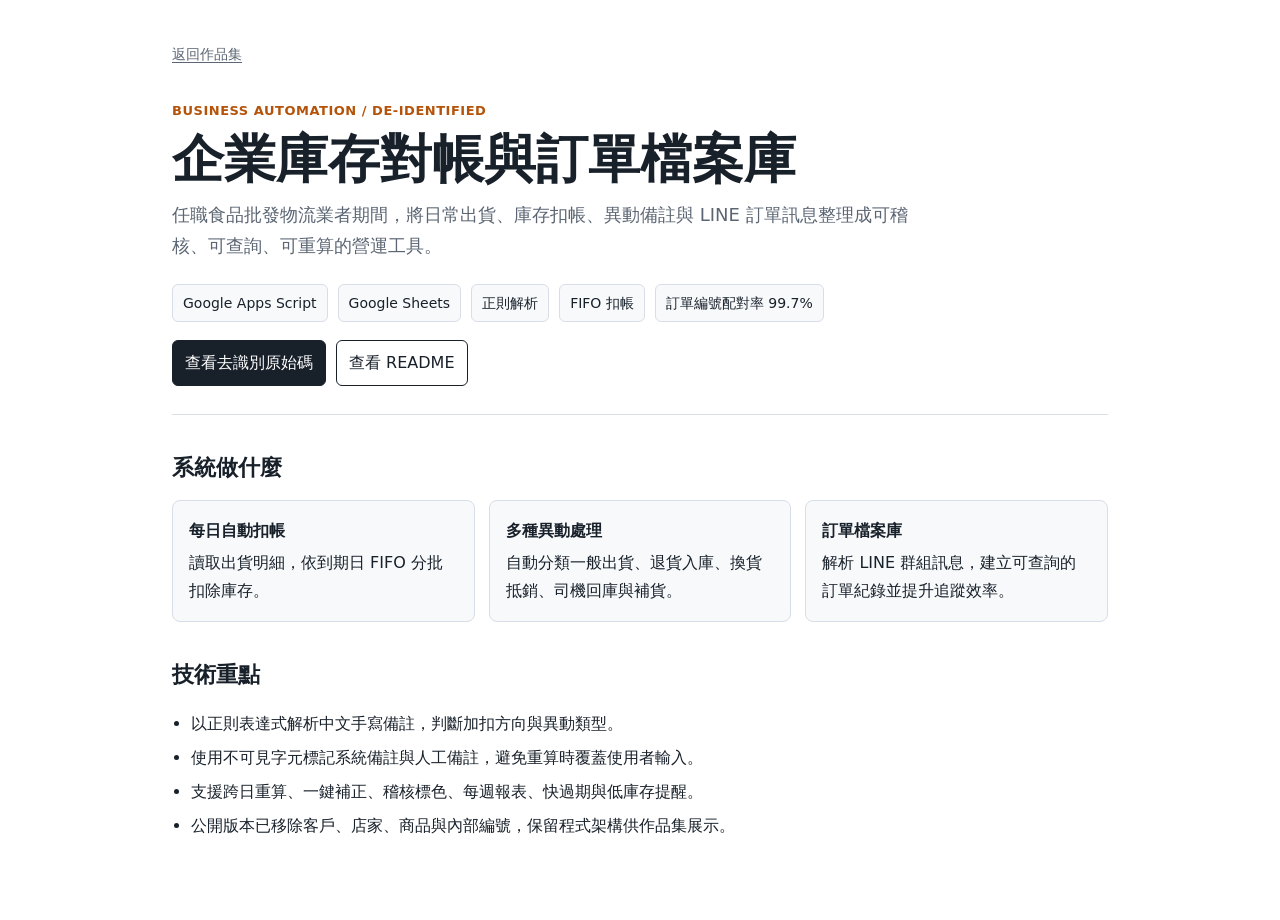
<file: projects/food-logistics-inventory/index.html>
<!doctype html>
<html lang="zh-Hant">
<head>
  <meta charset="utf-8">
  <meta name="viewport" content="width=device-width, initial-scale=1">
  <title>企業庫存對帳與訂單檔案庫｜Lynn Portfolio</title>
  <meta name="description" content="Lynn 為食品批發物流業者開發並導入的 Google Sheets + Apps Script 庫存對帳與訂單檔案庫系統。">
  <style>
    :root { color-scheme: light; --ink:#18202a; --muted:#5b6573; --line:#d8dee7; --panel:#f7f9fb; --accent:#0f766e; --accent-2:#b45309; }
    * { box-sizing: border-box; }
    body { margin:0; font-family: "Noto Sans TC", "Microsoft JhengHei", system-ui, sans-serif; color:var(--ink); background:#fff; line-height:1.75; }
    main { max-width: 980px; margin: 0 auto; padding: 40px 22px 64px; }
    nav { margin-bottom: 32px; }
    a { color: var(--accent); text-decoration-thickness: 1px; text-underline-offset: 3px; }
    .back { color: var(--muted); font-size: 14px; }
    .hero { border-bottom: 1px solid var(--line); padding-bottom: 28px; margin-bottom: 28px; }
    .eyebrow { color: var(--accent-2); font-size: 13px; font-weight: 700; letter-spacing: .04em; text-transform: uppercase; }
    h1 { margin: 8px 0 12px; font-size: clamp(32px, 5vw, 52px); line-height:1.08; letter-spacing:0; }
    .lead { max-width: 760px; font-size: 18px; color: var(--muted); margin: 0; }
    .meta { display:flex; flex-wrap:wrap; gap:10px; margin-top:22px; }
    .meta span { border:1px solid var(--line); background:var(--panel); border-radius: 6px; padding: 6px 10px; font-size: 14px; }
    section { margin-top: 34px; }
    h2 { font-size: 22px; margin: 0 0 12px; }
    ul { padding-left: 1.2em; }
    li { margin: 6px 0; }
    .grid { display:grid; grid-template-columns: repeat(auto-fit, minmax(230px, 1fr)); gap:14px; }
    .box { border:1px solid var(--line); border-radius:8px; padding:16px; background:var(--panel); }
    .box strong { display:block; margin-bottom: 4px; }
    .links { display:flex; flex-wrap:wrap; gap:10px; margin-top: 18px; }
    .button { display:inline-flex; align-items:center; min-height:40px; border:1px solid var(--ink); border-radius:6px; padding:8px 12px; color:var(--ink); text-decoration:none; background:#fff; }
    .button.primary { background:var(--ink); color:#fff; }
  </style>
</head>
<body>
  <main>
    <nav><a class="back" href="../../index.html">返回作品集</a></nav>

    <header class="hero">
      <div class="eyebrow">Business Automation / De-identified</div>
      <h1>企業庫存對帳與訂單檔案庫</h1>
      <p class="lead">任職食品批發物流業者期間，將日常出貨、庫存扣帳、異動備註與 LINE 訂單訊息整理成可稽核、可查詢、可重算的營運工具。</p>
      <div class="meta">
        <span>Google Apps Script</span>
        <span>Google Sheets</span>
        <span>正則解析</span>
        <span>FIFO 扣帳</span>
        <span>訂單編號配對率 99.7%</span>
      </div>
      <div class="links">
        <a class="button primary" href="inventory.gs" target="_blank" rel="noopener noreferrer">查看去識別原始碼</a>
        <a class="button" href="README.md" target="_blank" rel="noopener noreferrer">查看 README</a>
      </div>
    </header>

    <section>
      <h2 id="系統做什麼">系統做什麼</h2>
      <div class="grid">
        <div class="box"><strong>每日自動扣帳</strong>讀取出貨明細，依到期日 FIFO 分批扣除庫存。</div>
        <div class="box"><strong>多種異動處理</strong>自動分類一般出貨、退貨入庫、換貨抵銷、司機回庫與補貨。</div>
        <div class="box"><strong>訂單檔案庫</strong>解析 LINE 群組訊息，建立可查詢的訂單紀錄並提升追蹤效率。</div>
      </div>
    </section>

    <section>
      <h2>技術重點</h2>
      <ul>
        <li>以正則表達式解析中文手寫備註，判斷加扣方向與異動類型。</li>
        <li>使用不可見字元標記系統備註與人工備註，避免重算時覆蓋使用者輸入。</li>
        <li>支援跨日重算、一鍵補正、稽核標色、每週報表、快過期與低庫存提醒。</li>
        <li>公開版本已移除客戶、店家、商品與內部編號，保留程式架構供作品集展示。</li>
      </ul>
    </section>
  </main>
</body>
</html>
</file>
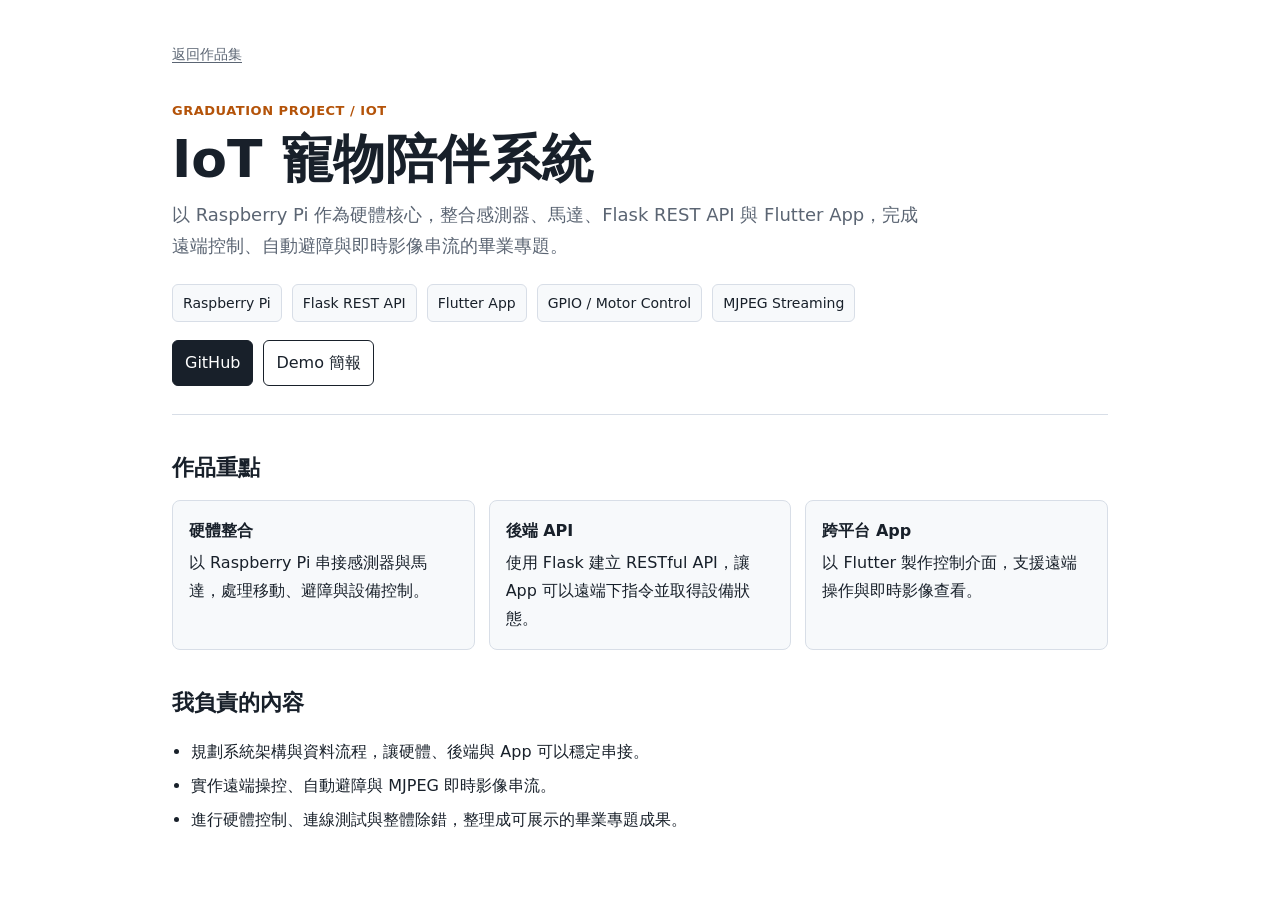
<file: projects/iot-pet-companion/index.html>
<!doctype html>
<html lang="zh-Hant">
<head>
  <meta charset="utf-8">
  <meta name="viewport" content="width=device-width, initial-scale=1">
  <title>IoT 寵物陪伴系統｜Lynn Portfolio</title>
  <meta name="description" content="Lynn 的畢業專題作品：以 Raspberry Pi、Flask、Flutter 整合遠端操控、自動避障與即時影像串流的 IoT 寵物陪伴系統。">
  <style>
    :root { color-scheme: light; --ink:#18202a; --muted:#5b6573; --line:#d8dee7; --panel:#f7f9fb; --accent:#0f766e; --accent-2:#b45309; }
    * { box-sizing: border-box; }
    body { margin:0; font-family: "Noto Sans TC", "Microsoft JhengHei", system-ui, sans-serif; color:var(--ink); background:#fff; line-height:1.75; }
    main { max-width: 980px; margin: 0 auto; padding: 40px 22px 64px; }
    nav { margin-bottom: 32px; }
    a { color: var(--accent); text-decoration-thickness: 1px; text-underline-offset: 3px; }
    .back { color: var(--muted); font-size: 14px; }
    .hero { border-bottom: 1px solid var(--line); padding-bottom: 28px; margin-bottom: 28px; }
    .eyebrow { color: var(--accent-2); font-size: 13px; font-weight: 700; letter-spacing: .04em; text-transform: uppercase; }
    h1 { margin: 8px 0 12px; font-size: clamp(32px, 5vw, 52px); line-height:1.08; letter-spacing:0; }
    .lead { max-width: 760px; font-size: 18px; color: var(--muted); margin: 0; }
    .meta { display:flex; flex-wrap:wrap; gap:10px; margin-top:22px; }
    .meta span { border:1px solid var(--line); background:var(--panel); border-radius: 6px; padding: 6px 10px; font-size: 14px; }
    section { margin-top: 34px; }
    h2 { font-size: 22px; margin: 0 0 12px; }
    ul { padding-left: 1.2em; }
    li { margin: 6px 0; }
    .grid { display:grid; grid-template-columns: repeat(auto-fit, minmax(230px, 1fr)); gap:14px; }
    .box { border:1px solid var(--line); border-radius:8px; padding:16px; background:var(--panel); }
    .box strong { display:block; margin-bottom: 4px; }
    .links { display:flex; flex-wrap:wrap; gap:10px; margin-top: 18px; }
    .button { display:inline-flex; align-items:center; min-height:40px; border:1px solid var(--ink); border-radius:6px; padding:8px 12px; color:var(--ink); text-decoration:none; background:#fff; }
    .button.primary { background:var(--ink); color:#fff; }
  </style>
</head>
<body>
  <main>
    <nav><a class="back" href="../../index.html">返回作品集</a></nav>

    <header class="hero">
      <div class="eyebrow">Graduation Project / IoT</div>
      <h1>IoT 寵物陪伴系統</h1>
      <p class="lead">以 Raspberry Pi 作為硬體核心，整合感測器、馬達、Flask REST API 與 Flutter App，完成遠端控制、自動避障與即時影像串流的畢業專題。</p>
      <div class="meta">
        <span>Raspberry Pi</span>
        <span>Flask REST API</span>
        <span>Flutter App</span>
        <span>GPIO / Motor Control</span>
        <span>MJPEG Streaming</span>
      </div>
      <div class="links">
        <a class="button primary" href="https://github.com/lynn25004/IoT-Pet-companion-machine" target="_blank" rel="noopener noreferrer">GitHub</a>
        <a class="button" href="https://1drv.ms/p/c/fd71da1dea47895c/IQDMHEFFaX8uTKvxJABpXvbUAQDs-z8y2wv67DpPHBs7V6c?e=m2fXS5" target="_blank" rel="noopener noreferrer">Demo 簡報</a>
      </div>
    </header>

    <section>
      <h2>作品重點</h2>
      <div class="grid">
        <div class="box"><strong>硬體整合</strong>以 Raspberry Pi 串接感測器與馬達，處理移動、避障與設備控制。</div>
        <div class="box"><strong>後端 API</strong>使用 Flask 建立 RESTful API，讓 App 可以遠端下指令並取得設備狀態。</div>
        <div class="box"><strong>跨平台 App</strong>以 Flutter 製作控制介面，支援遠端操作與即時影像查看。</div>
      </div>
    </section>

    <section>
      <h2>我負責的內容</h2>
      <ul>
        <li>規劃系統架構與資料流程，讓硬體、後端與 App 可以穩定串接。</li>
        <li>實作遠端操控、自動避障與 MJPEG 即時影像串流。</li>
        <li>進行硬體控制、連線測試與整體除錯，整理成可展示的畢業專題成果。</li>
      </ul>
    </section>
  </main>
</body>
</html>
</file>
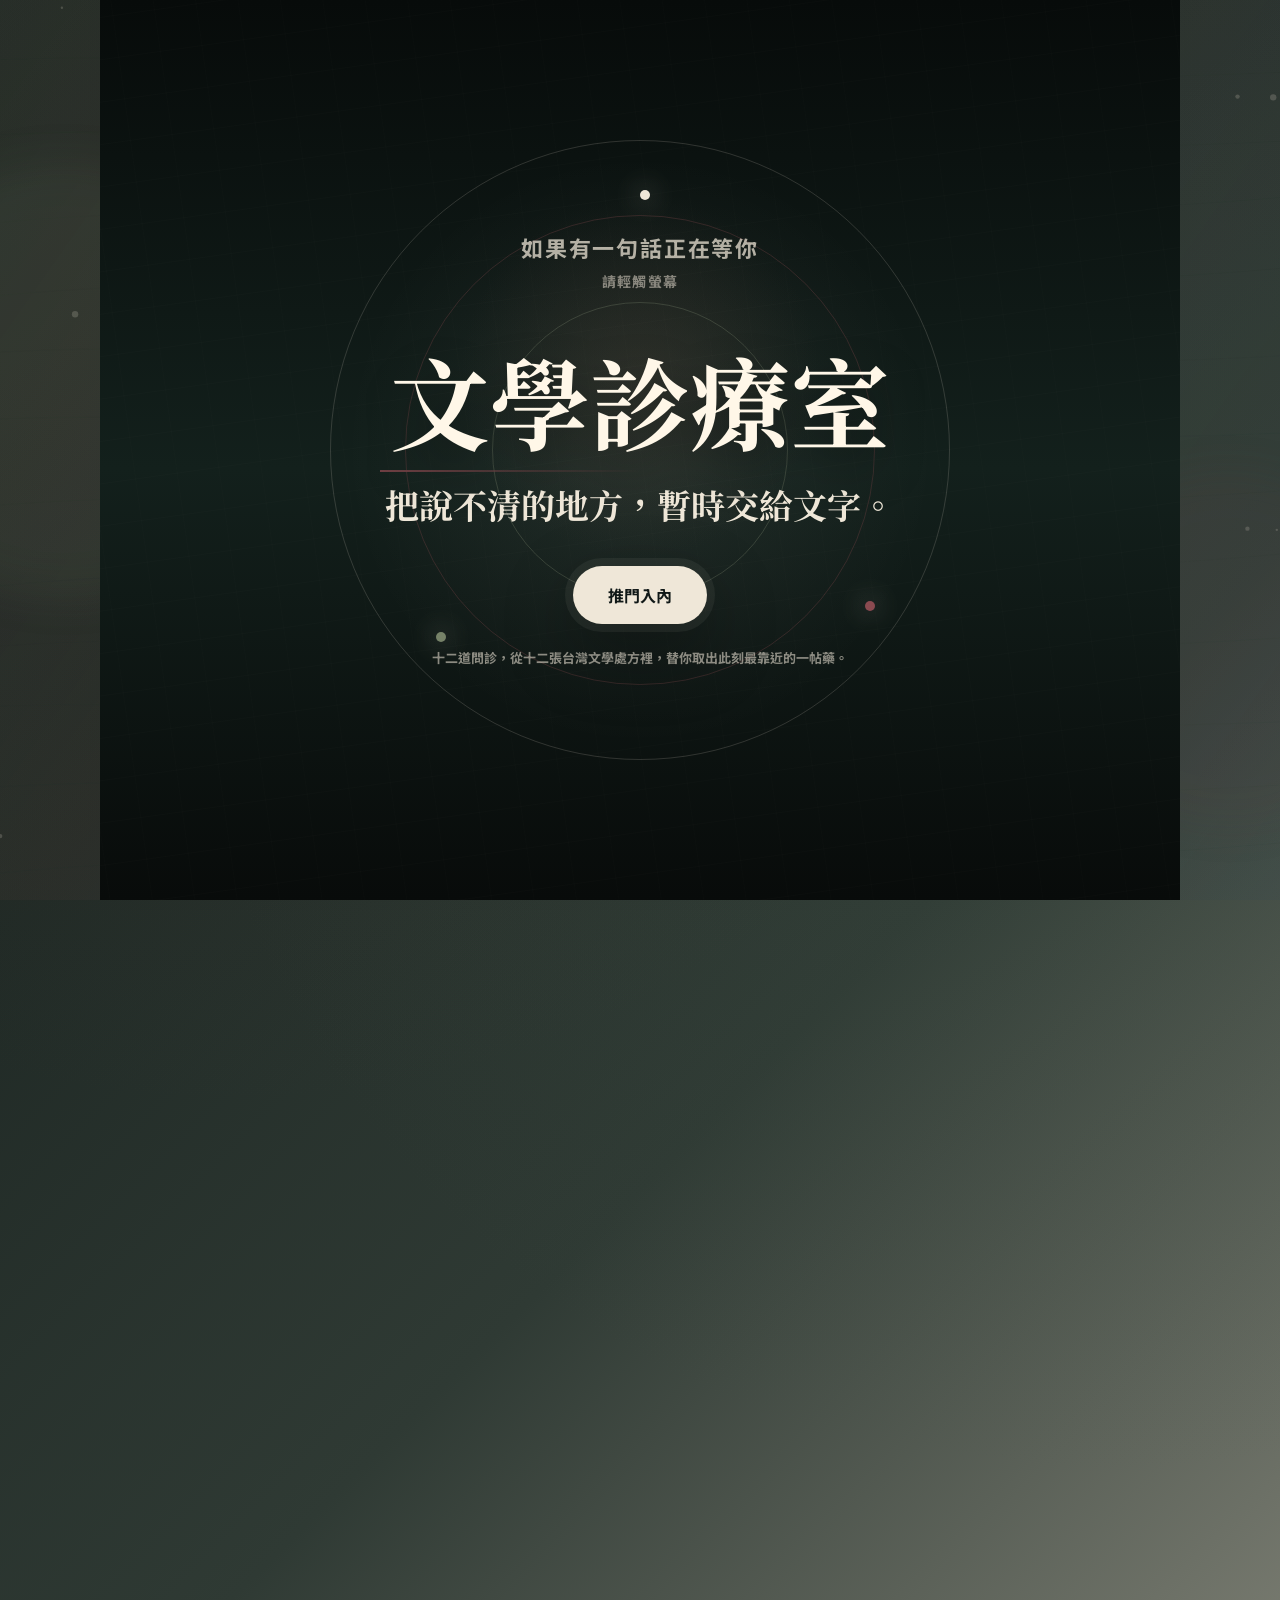
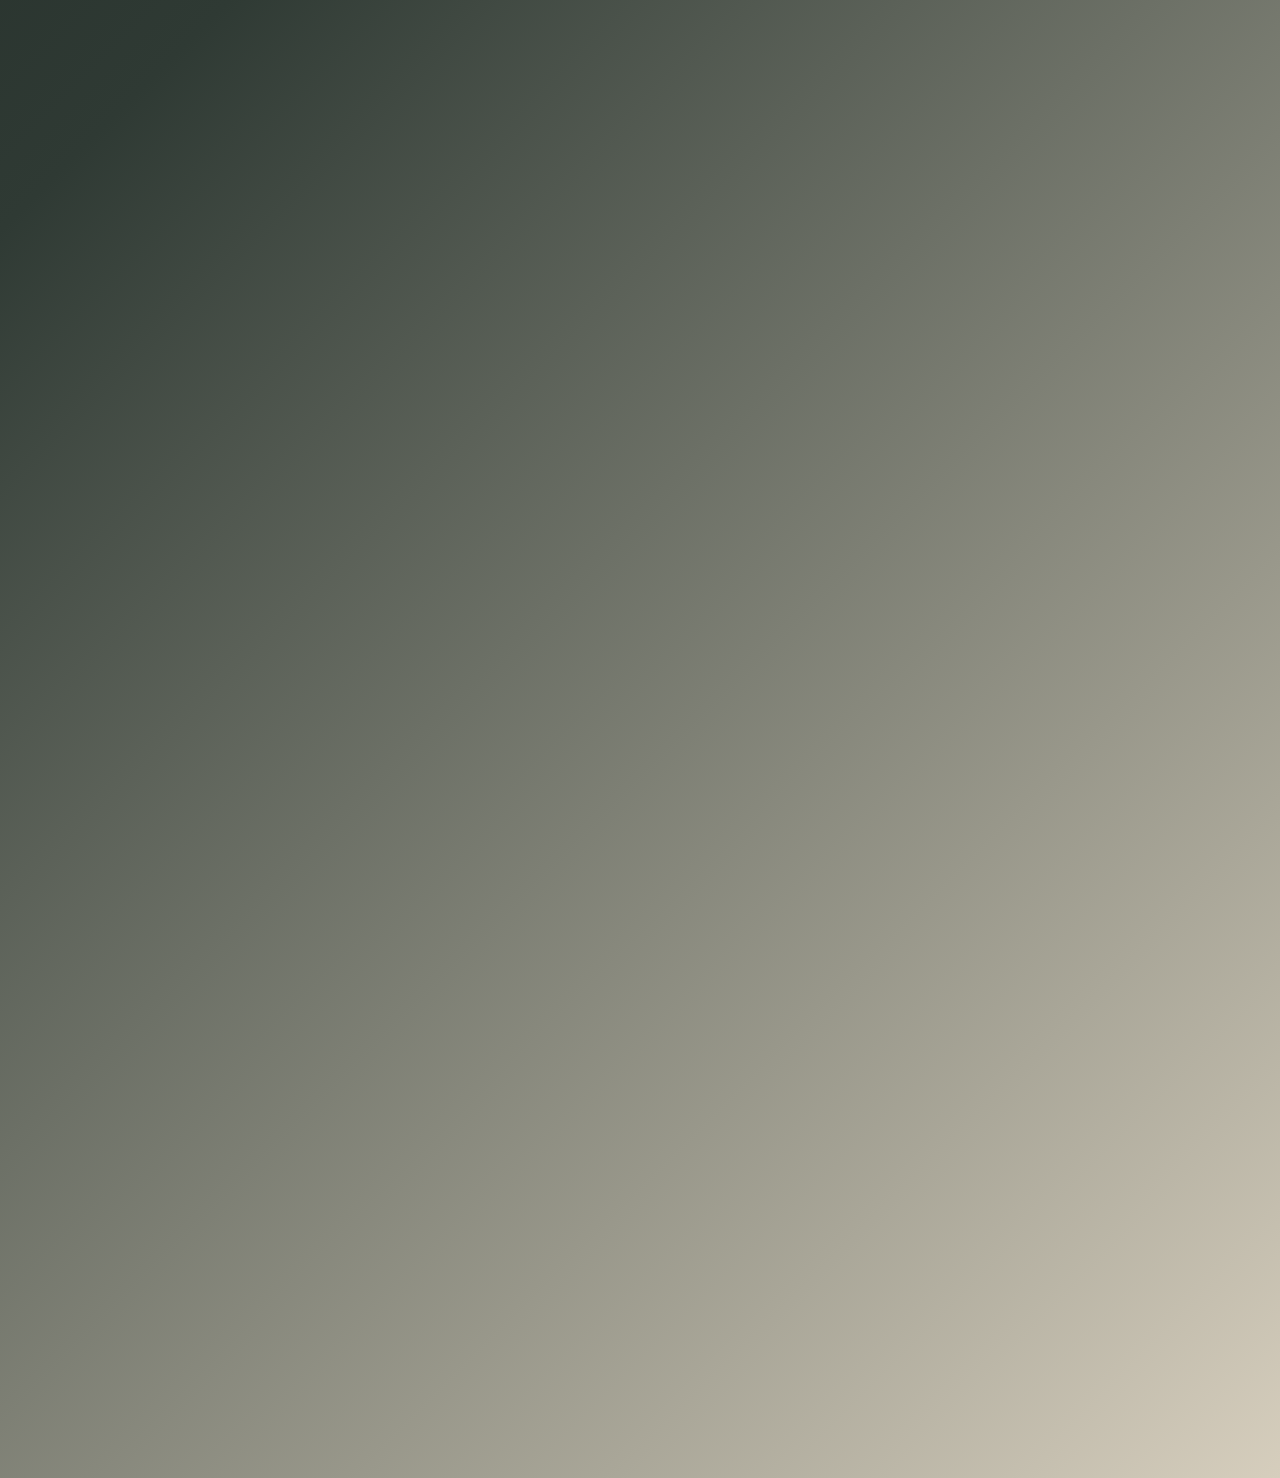
<file: projects/literary-clinic-quiz/index.html>
<!doctype html>
<html lang="zh-Hant">
  <head>
    <meta charset="UTF-8" />
    <meta name="viewport" content="width=device-width, initial-scale=1.0" />
    <meta
      name="description"
      content="文學診療室心事快速檢測，以台灣文學為藥櫃，透過十二道問診替此刻的你留下一張閱讀處方簽。"
    />
    <title>文學診療室｜心事快速檢測</title>
    <link rel="preconnect" href="https://fonts.googleapis.com" />
    <link rel="preconnect" href="https://fonts.gstatic.com" crossorigin />
    <link
      href="https://fonts.googleapis.com/css2?family=Noto+Serif+TC:wght@500;700&family=Noto+Sans+TC:wght@400;500;700&display=swap"
      rel="stylesheet"
    />
    <link rel="icon" type="image/png" sizes="32x32" href="./favicon-32.png" />
    <link rel="apple-touch-icon" sizes="180x180" href="./apple-touch-icon.png" />
    <meta name="theme-color" content="#1f332d" />
    <link rel="stylesheet" href="./styles.css?v=20260730-question-overhaul" />
  </head>
  <body>
    <canvas id="atmosphere" aria-hidden="true"></canvas>

    <section class="entry-screen" id="entry-screen" aria-labelledby="entry-title">
      <div class="entry-noise" aria-hidden="true"></div>
      <div class="entry-orbit" aria-hidden="true">
        <span></span>
        <span></span>
        <span></span>
      </div>
      <div class="entry-copy">
        <p class="entry-prelude">如果有一句話正在等你</p>
        <p class="entry-touch">請輕觸螢幕</p>
        <h1 id="entry-title">文學診療室</h1>
        <p class="entry-line">把說不清的地方，暫時交給文字。</p>
        <button type="button" id="enter-button" class="entry-button">推門入內</button>
        <p class="entry-note">十二道問診，從十二張台灣文學處方裡，替你取出此刻最靠近的一帖藥。</p>
      </div>
    </section>

    <header class="site-header">
      <a class="brand" href="#top" aria-label="回到首頁">
        <span class="brand-mark"></span>
        <span>文學診療室</span>
      </a>
      <nav aria-label="頁面導覽">
        <a href="#quiz">問診</a>
        <a href="#result">處方</a>
        <button type="button" id="sound-button" aria-pressed="false">BGM：開啟中</button>
      </nav>
    </header>

    <main id="top">
      <section class="hero reveal" aria-labelledby="hero-title">
        <div class="hero-copy">
          <p class="eyebrow">A Quiet Literary Clinic</p>
          <h1 id="hero-title">讓文字替你把心裡的霧，慢慢診成一帖處方。</h1>
          <div class="hero-actions">
            <a class="primary-link" href="#quiz">開始問診</a>
            <a class="secondary-link" href="#note">服用說明</a>
          </div>
          <div class="trust-row" aria-label="測驗特色">
            <span>依選項統計</span>
            <span>台灣文學處方</span>
            <span>非醫療診斷</span>
          </div>
        </div>
        <aside class="intake-note" id="note" aria-label="測驗說明">
          <span>服用方式</span>
          <strong>12 題，約 3 分鐘</strong>
          <p>每題只選一個最靠近你的句子。不必推理，也不必選得漂亮；讓直覺替你翻開一張較接近此刻的台灣文學處方。</p>
        </aside>
      </section>

      <section id="quiz" class="quiz-section reveal" aria-labelledby="quiz-title">
        <div class="section-heading">
          <p class="eyebrow">Consultation</p>
          <h2 id="quiz-title">文學問診室</h2>
          <p>請不要急著分析。第一個浮上來的答案，常常比完整的解釋更靠近內心。</p>
        </div>

        <div class="test-card" aria-live="polite">
          <div class="test-topline">
            <span id="progress-text">問診 1 / 12</span>
            <button type="button" id="restart-button">重新開始</button>
          </div>
          <div class="progress-track" aria-hidden="true">
            <span id="progress-bar"></span>
          </div>

          <p id="question-kicker" class="question-kicker">請選擇一句最接近此刻的句子；若都不像，可以略過這題</p>
          <h3 id="question-title"></h3>
          <p id="selection-status" class="selection-status" aria-live="polite"></p>
          <div id="option-grid" class="option-grid"></div>

          <div class="test-actions">
            <button type="button" id="back-button">上一頁</button>
            <button type="button" id="skip-button">略過這題</button>
            <button type="button" id="next-button" disabled>翻至下一頁</button>
          </div>
        </div>
      </section>

      <section id="result" class="result-section reveal" aria-labelledby="result-title">
        <div class="result-paper">
          <div class="paper-header">
            <div>
              <p class="eyebrow">Prescription</p>
              <h2 id="result-title">尚未開立處方</h2>
            </div>
            <span id="result-category">等待作答</span>
          </div>

          <div class="result-summary">
            <p class="result-label">此刻症狀</p>
            <strong id="result-symptom">請先完成測驗</strong>
            <p id="result-summary-text">問診完成後，這裡只會留下你此刻最接近的閱讀處方簽。</p>
          </div>

          <div class="result-explain" id="result-explain" hidden>
            <h3>為什麼會開出這張處方</h3>
            <p id="reason-main"></p>
            <div class="result-metrics">
              <div>
                <span>主要傾向</span>
                <strong id="primary-score">-</strong>
              </div>
              <div>
                <span>次要靠近</span>
                <strong id="secondary-score">-</strong>
              </div>
              <div>
                <span>判讀方式</span>
                <strong id="confidence-score">-</strong>
              </div>
            </div>
            <div class="clue-box">
              <p>導向此結果的選項</p>
              <ul id="answer-clues"></ul>
            </div>
            <p class="result-note">這不是醫療診斷，而是一張由文字整理出的臨時處方箋。</p>
            <div class="score-list" id="score-list" aria-label="問診殘影"></div>
            <div class="deep-reading" id="deep-reading" aria-label="深層解析"></div>
            <div class="result-save" aria-label="保存閱讀處方">
              <div>
                <h3>留下這張處方箋</h3>
                <p>可以把文字版處方寄給自己，或下載成圖片保存。</p>
              </div>
              <div class="save-controls">
                <label for="result-email">寄到信箱</label>
                <div class="email-row">
                  <input id="result-email" type="email" inputmode="email" placeholder="your@email.com" />
                  <button type="button" id="email-result-button">寄出文字版</button>
                </div>
                <button type="button" id="download-result-button">預覽／保存處方圖</button>
                <p id="save-status" class="save-status" aria-live="polite"></p>
              </div>
            </div>
          </div>

          <div class="paper-actions">
            <a href="#quiz">重新測驗</a>
          </div>
        </div>
      </section>
    </main>

    <footer>
      <span>文學診療室</span>
      <span>本測驗僅作展覽互動與閱讀引導，不等同醫療或心理診斷。</span>
      <span>
        BGM：
        <a href="https://commons.wikimedia.org/wiki/File:%E3%80%90%E7%84%A1%E6%96%99%E3%83%95%E3%83%AA%E3%83%BCBGM%E3%80%91%E5%88%87%E3%81%AA%E3%81%84%E3%83%94%E3%82%A2%E3%83%8E%E3%82%BD%E3%83%AD%E3%80%8CPiano_Melancholy%E3%80%8D.opus" target="_blank" rel="noreferrer">
          Piano Melancholy
        </a>
        （PeriTune, CC BY）
      </span>
    </footer>

    <div class="image-dialog" id="result-image-dialog" hidden>
      <div class="image-dialog-backdrop" data-close-image-dialog></div>
      <div class="image-dialog-panel" role="dialog" aria-modal="true" aria-labelledby="image-dialog-title">
        <div class="image-dialog-heading">
          <div>
            <p class="eyebrow">Prescription Card</p>
            <h2 id="image-dialog-title">處方圖已產生</h2>
          </div>
          <button type="button" class="icon-close" data-close-image-dialog aria-label="關閉處方圖預覽">×</button>
        </div>
        <p class="image-dialog-help">手機可長按圖片保存；若瀏覽器支援，也可以直接分享或下載。</p>
        <img id="result-image-preview" alt="文學診療室處方圖預覽" />
        <div class="image-dialog-actions">
          <button type="button" id="share-image-button">分享圖片</button>
          <button type="button" id="save-image-button">下載圖片</button>
          <a id="open-image-link" target="_blank" rel="noreferrer">開新分頁</a>
        </div>
      </div>
    </div>

    <script src="./script.js?v=20260730-question-overhaul"></script>
  </body>
</html>
</file>
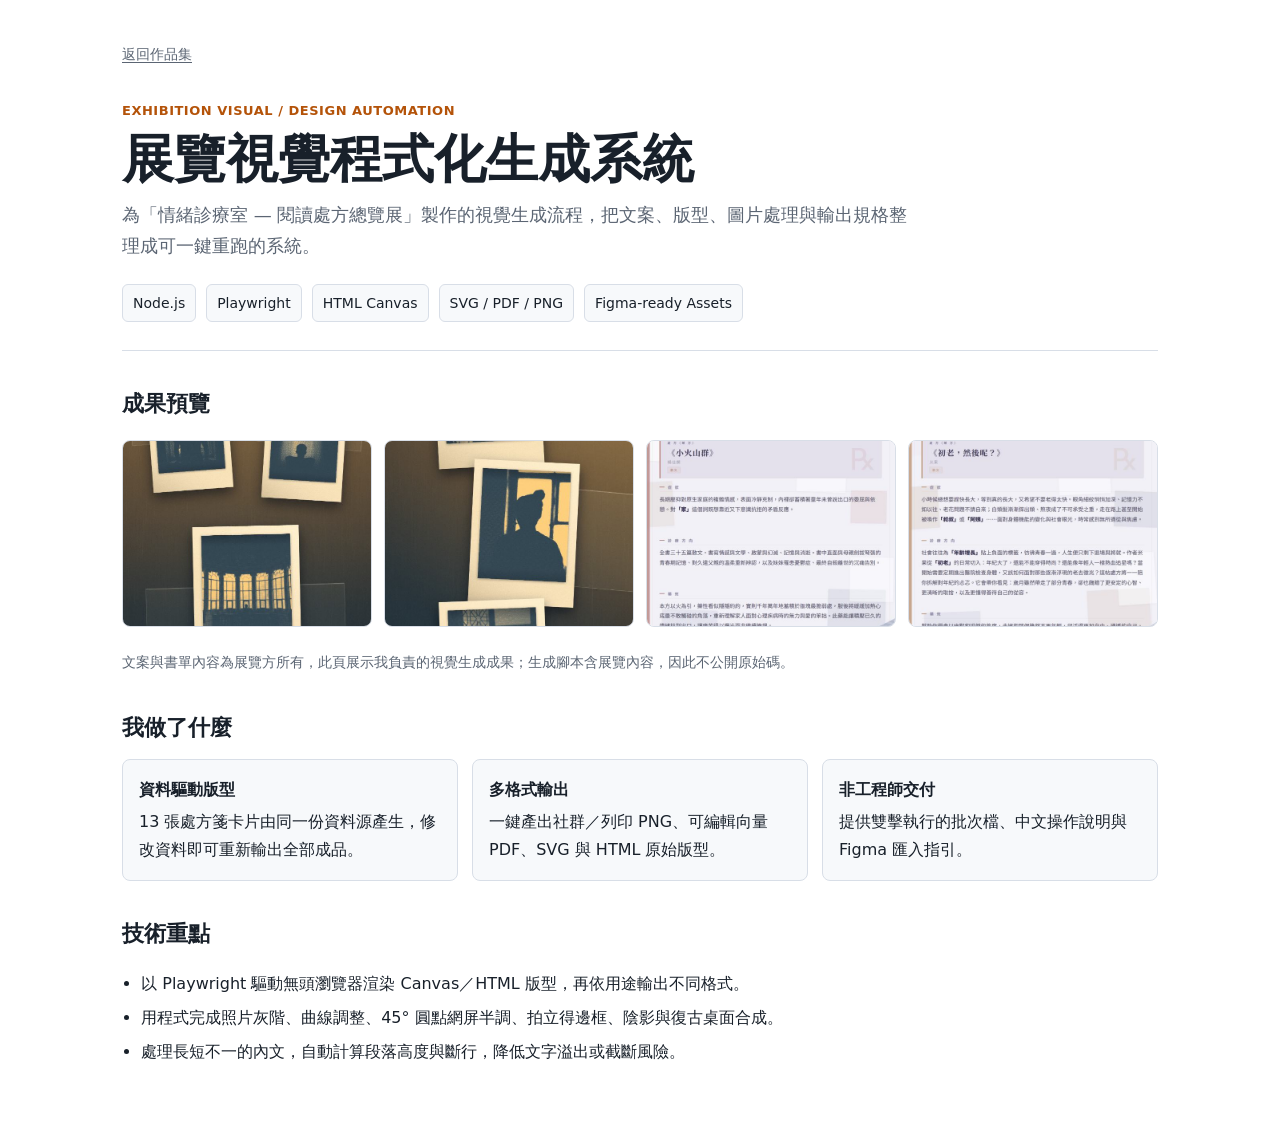
<file: projects/literary-clinic-visual/index.html>
<!doctype html>
<html lang="zh-Hant">
<head>
  <meta charset="utf-8">
  <meta name="viewport" content="width=device-width, initial-scale=1">
  <title>展覽視覺程式化生成系統｜Lynn Portfolio</title>
  <meta name="description" content="Lynn 為文學處方箋展覽製作的程式化視覺生成系統，可由資料源輸出 PNG、PDF、SVG 與 HTML 版型。">
  <style>
    :root { color-scheme: light; --ink:#18202a; --muted:#5b6573; --line:#d8dee7; --panel:#f7f9fb; --accent:#0f766e; --accent-2:#b45309; }
    * { box-sizing: border-box; }
    body { margin:0; font-family: "Noto Sans TC", "Microsoft JhengHei", system-ui, sans-serif; color:var(--ink); background:#fff; line-height:1.75; }
    main { max-width: 1080px; margin: 0 auto; padding: 40px 22px 64px; }
    nav { margin-bottom: 32px; }
    a { color: var(--accent); text-decoration-thickness: 1px; text-underline-offset: 3px; }
    .back { color: var(--muted); font-size: 14px; }
    .hero { border-bottom: 1px solid var(--line); padding-bottom: 28px; margin-bottom: 28px; }
    .eyebrow { color: var(--accent-2); font-size: 13px; font-weight: 700; letter-spacing: .04em; text-transform: uppercase; }
    h1 { margin: 8px 0 12px; font-size: clamp(32px, 5vw, 52px); line-height:1.08; letter-spacing:0; }
    .lead { max-width: 800px; font-size: 18px; color: var(--muted); margin: 0; }
    .meta { display:flex; flex-wrap:wrap; gap:10px; margin-top:22px; }
    .meta span { border:1px solid var(--line); background:var(--panel); border-radius: 6px; padding: 6px 10px; font-size: 14px; }
    section { margin-top: 34px; }
    h2 { font-size: 22px; margin: 0 0 12px; }
    ul { padding-left: 1.2em; }
    li { margin: 6px 0; }
    .gallery { display:grid; grid-template-columns: repeat(auto-fit, minmax(220px, 1fr)); gap:12px; margin-top:16px; }
    .gallery img { width:100%; aspect-ratio: 4 / 3; object-fit: cover; border:1px solid var(--line); border-radius:8px; background:var(--panel); }
    .grid { display:grid; grid-template-columns: repeat(auto-fit, minmax(230px, 1fr)); gap:14px; }
    .box { border:1px solid var(--line); border-radius:8px; padding:16px; background:var(--panel); }
    .box strong { display:block; margin-bottom: 4px; }
    .note { color:var(--muted); font-size:14px; }
  </style>
</head>
<body>
  <main>
    <nav><a class="back" href="../../index.html">返回作品集</a></nav>

    <header class="hero">
      <div class="eyebrow">Exhibition Visual / Design Automation</div>
      <h1>展覽視覺程式化生成系統</h1>
      <p class="lead">為「情緒診療室 — 閱讀處方總覽展」製作的視覺生成流程，把文案、版型、圖片處理與輸出規格整理成可一鍵重跑的系統。</p>
      <div class="meta">
        <span>Node.js</span>
        <span>Playwright</span>
        <span>HTML Canvas</span>
        <span>SVG / PDF / PNG</span>
        <span>Figma-ready Assets</span>
      </div>
    </header>

    <section>
      <h2>成果預覽</h2>
      <div class="gallery">
        <a href="../../images/clinic-keyvisual.jpg" target="_blank" rel="noopener noreferrer"><img src="../../images/clinic-keyvisual.jpg" alt="展覽主視覺"></a>
        <a href="../../images/clinic-variants.jpg" target="_blank" rel="noopener noreferrer"><img src="../../images/clinic-variants.jpg" alt="主視覺構圖變體"></a>
        <a href="../../images/clinic-card-01.jpg" target="_blank" rel="noopener noreferrer"><img src="../../images/clinic-card-01.jpg" alt="處方箋卡片 01"></a>
        <a href="../../images/clinic-card-07.jpg" target="_blank" rel="noopener noreferrer"><img src="../../images/clinic-card-07.jpg" alt="處方箋卡片 07"></a>
      </div>
      <p class="note">文案與書單內容為展覽方所有，此頁展示我負責的視覺生成成果；生成腳本含展覽內容，因此不公開原始碼。</p>
    </section>

    <section>
      <h2>我做了什麼</h2>
      <div class="grid">
        <div class="box"><strong>資料驅動版型</strong>13 張處方箋卡片由同一份資料源產生，修改資料即可重新輸出全部成品。</div>
        <div class="box"><strong>多格式輸出</strong>一鍵產出社群／列印 PNG、可編輯向量 PDF、SVG 與 HTML 原始版型。</div>
        <div class="box"><strong>非工程師交付</strong>提供雙擊執行的批次檔、中文操作說明與 Figma 匯入指引。</div>
      </div>
    </section>

    <section>
      <h2>技術重點</h2>
      <ul>
        <li>以 Playwright 驅動無頭瀏覽器渲染 Canvas／HTML 版型，再依用途輸出不同格式。</li>
        <li>用程式完成照片灰階、曲線調整、45° 圓點網屏半調、拍立得邊框、陰影與復古桌面合成。</li>
        <li>處理長短不一的內文，自動計算段落高度與斷行，降低文字溢出或截斷風險。</li>
      </ul>
    </section>
  </main>
</body>
</html>
</file>
<file: projects/literary-clinic-quiz/styles.css>
:root {
  --ink: #17211f;
  --muted: #62675f;
  --paper: #eee6d6;
  --paper-soft: rgba(239, 231, 216, 0.82);
  --line: rgba(23, 33, 31, 0.18);
  --forest: #1f332d;
  --moss: #646f5b;
  --wine: #6f3f43;
  --night: #101817;
  --crystal: #d8ded0;
  --shadow: 0 28px 90px rgba(14, 20, 19, 0.25);
}

* {
  box-sizing: border-box;
}

html {
  scroll-behavior: smooth;
  scroll-snap-type: y proximity;
}

body {
  min-height: 100vh;
  margin: 0;
  color: var(--ink);
  background:
    radial-gradient(circle at 18% 6%, rgba(96, 74, 60, 0.18), transparent 30%),
    radial-gradient(circle at 86% 18%, rgba(71, 91, 77, 0.2), transparent 34%),
    linear-gradient(135deg, #111917 0%, #2f3a34 42%, #d6cebd 100%);
  font-family: "Noto Sans TC", system-ui, sans-serif;
}

body.has-dialog {
  overflow: hidden;
}

body:not(.has-entered) {
  overflow: hidden;
}

body:not(.has-entered) .site-header,
body:not(.has-entered) main,
body:not(.has-entered) footer {
  pointer-events: none;
  visibility: hidden;
}

body::before,
body::after {
  content: "";
  position: fixed;
  z-index: -1;
  border-radius: 999px;
  filter: blur(22px);
  opacity: 0.38;
  pointer-events: none;
}

body::before {
  width: 34vw;
  height: 34vw;
  min-width: 280px;
  min-height: 280px;
  left: -12vw;
  top: 18vh;
  background: rgba(95, 113, 89, 0.36);
  animation: slow-drift 34s ease-in-out infinite alternate;
}

body::after {
  width: 28vw;
  height: 28vw;
  min-width: 220px;
  min-height: 220px;
  right: -10vw;
  bottom: 8vh;
  background: rgba(111, 63, 67, 0.24);
  animation: slow-drift 30s ease-in-out infinite alternate-reverse;
}

#atmosphere {
  position: fixed;
  inset: 0;
  z-index: -1;
  width: 100%;
  height: 100%;
  opacity: 0.8;
}

.entry-screen {
  position: fixed;
  inset: 0;
  z-index: 80;
  display: grid;
  place-items: center;
  overflow: hidden;
  padding: 28px;
  color: #f3eadb;
  background:
    radial-gradient(circle at 50% 42%, rgba(96, 74, 60, 0.24), transparent 24%),
    radial-gradient(circle at 50% 50%, rgba(244, 238, 225, 0.08), transparent 42%),
    linear-gradient(180deg, #070b0a 0%, #13201c 52%, #080b0a 100%);
  transition:
    opacity 680ms ease,
    visibility 680ms ease,
    transform 680ms ease;
}

body.has-entered .entry-screen {
  visibility: hidden;
  opacity: 0;
  pointer-events: none;
  transform: scale(1.04);
}

.entry-noise {
  position: absolute;
  inset: -20%;
  opacity: 0.18;
  background-image:
    linear-gradient(rgba(238, 230, 214, 0.08) 1px, transparent 1px),
    linear-gradient(90deg, rgba(238, 230, 214, 0.06) 1px, transparent 1px);
  background-size: 42px 42px;
  transform: rotate(-8deg);
  animation: entry-drift 16s ease-in-out infinite alternate;
}

.entry-orbit {
  position: absolute;
  width: min(74vmin, 620px);
  aspect-ratio: 1;
  border: 1px solid rgba(238, 230, 214, 0.16);
  border-radius: 50%;
  animation: slow-spin 26s linear infinite;
}

.entry-orbit::before,
.entry-orbit::after {
  content: "";
  position: absolute;
  inset: 12%;
  border: 1px solid rgba(111, 63, 67, 0.38);
  border-radius: 50%;
}

.entry-orbit::after {
  inset: 26%;
  border-color: rgba(100, 111, 91, 0.42);
}

.entry-orbit span {
  position: absolute;
  width: 10px;
  height: 10px;
  border-radius: 50%;
  background: #efe7d8;
  box-shadow: 0 0 28px rgba(238, 230, 214, 0.68);
}

.entry-orbit span:nth-child(1) {
  top: 8%;
  left: 50%;
}

.entry-orbit span:nth-child(2) {
  right: 12%;
  bottom: 24%;
  background: #8a4a50;
}

.entry-orbit span:nth-child(3) {
  left: 17%;
  bottom: 19%;
  background: #768268;
}

.entry-copy {
  position: relative;
  z-index: 1;
  width: min(520px, 100%);
  text-align: center;
  animation: entry-rise 900ms ease both;
}

.entry-prelude,
.entry-touch,
.entry-note {
  margin: 0;
  color: rgba(243, 234, 219, 0.72);
  font-weight: 700;
  letter-spacing: 0.08em;
}

.entry-prelude {
  font-size: clamp(16px, 4vw, 22px);
}

.entry-touch {
  margin-top: 8px;
  color: rgba(243, 234, 219, 0.5);
  font-size: 14px;
}

.entry-copy h1 {
  margin: 52px 0 20px;
  color: #fff7e8;
  font-size: clamp(50px, 14vw, 100px);
  text-shadow: 0 18px 46px rgba(0, 0, 0, 0.36);
}

.entry-line {
  margin: 0 auto 34px;
  color: #efe7d8;
  font-family: "Noto Serif TC", serif;
  font-size: clamp(22px, 5vw, 34px);
  font-weight: 700;
  line-height: 1.6;
}

.entry-button {
  min-height: 58px;
  border: 1px solid rgba(238, 230, 214, 0.45);
  border-radius: 999px;
  padding: 14px 34px;
  color: #101817;
  background: #efe7d8;
  box-shadow:
    0 0 0 8px rgba(238, 230, 214, 0.06),
    0 26px 70px rgba(0, 0, 0, 0.34);
  font: inherit;
  font-weight: 700;
  cursor: pointer;
  transition:
    transform 200ms ease,
    background 200ms ease,
    box-shadow 200ms ease;
}

.entry-button:hover {
  transform: translateY(-3px);
  background: #fff7e8;
  box-shadow:
    0 0 0 10px rgba(238, 230, 214, 0.08),
    0 30px 80px rgba(0, 0, 0, 0.4);
}

.entry-note {
  max-width: 420px;
  margin: 22px auto 0;
  color: rgba(243, 234, 219, 0.55);
  font-size: 13px;
  line-height: 1.8;
  letter-spacing: 0;
}

.site-header {
  position: fixed;
  top: 0;
  left: 0;
  right: 0;
  z-index: 10;
  display: flex;
  align-items: center;
  justify-content: space-between;
  gap: 20px;
  padding: 16px clamp(18px, 4vw, 56px);
  border-bottom: 1px solid rgba(23, 33, 31, 0.09);
  background: rgba(18, 27, 25, 0.84);
  backdrop-filter: blur(18px);
}

.brand,
nav a,
nav button,
.primary-link,
.secondary-link,
.paper-actions a {
  color: inherit;
  text-decoration: none;
}

.brand {
  display: inline-flex;
  align-items: center;
  gap: 10px;
  font-family: "Noto Serif TC", serif;
  font-weight: 700;
  white-space: nowrap;
  color: #f2eadc;
}

.brand-mark {
  width: 12px;
  height: 24px;
  border: 1px solid var(--forest);
  border-radius: 999px;
  background: linear-gradient(180deg, var(--forest), var(--moss));
}

nav {
  display: flex;
  align-items: center;
  gap: 16px;
  color: rgba(242, 234, 220, 0.74);
  font-size: 14px;
}

nav button {
  border: 1px solid rgba(238, 230, 214, 0.24);
  border-radius: 999px;
  padding: 8px 12px;
  color: #f2eadc;
  background: rgba(244, 238, 225, 0.08);
  font: inherit;
  cursor: pointer;
}

button:focus-visible,
a:focus-visible,
input:focus-visible,
.option-button:focus-visible {
  outline: 2px solid #efe7d8;
  outline-offset: 4px;
}

main {
  width: 100%;
  margin: 0 auto;
}

.hero {
  width: min(1080px, calc(100% - 40px));
  min-height: 100svh;
  margin: 0 auto;
  display: grid;
  grid-template-columns: minmax(0, 1fr) 300px;
  align-items: center;
  gap: clamp(28px, 7vw, 92px);
  padding: 112px 0 88px;
  color: #f4eadb;
  scroll-snap-align: start;
  scroll-snap-stop: always;
}

.hero-copy {
  max-width: 780px;
}

.eyebrow {
  margin: 0 0 12px;
  color: #b88a75;
  font-size: 12px;
  font-weight: 700;
  letter-spacing: 0;
  text-transform: uppercase;
}

h1,
h2,
h3 {
  font-family: "Noto Serif TC", serif;
  letter-spacing: 0;
}

h1 {
  position: relative;
  max-width: 820px;
  margin: 0;
  font-size: clamp(44px, 7vw, 82px);
  line-height: 1.15;
  color: #f4eadb;
  text-shadow: 0 20px 54px rgba(0, 0, 0, 0.42);
}

h1::after {
  content: "";
  position: absolute;
  left: 0;
  bottom: -14px;
  width: min(260px, 64%);
  height: 2px;
  background: linear-gradient(90deg, var(--wine), transparent);
  transform-origin: left;
  animation: ink-line 1.3s ease 320ms both;
}

.hero-copy > p:not(.eyebrow) {
  max-width: 700px;
  margin: 28px 0 0;
  color: rgba(244, 234, 219, 0.76);
  font-size: 18px;
  line-height: 2;
}

.hero-actions,
.paper-actions,
.test-actions {
  display: flex;
  flex-wrap: wrap;
  gap: 12px;
  margin-top: 34px;
}

.trust-row {
  display: flex;
  flex-wrap: wrap;
  gap: 10px;
  margin-top: 22px;
}

.trust-row span {
  border: 1px solid rgba(244, 234, 219, 0.2);
  border-radius: 999px;
  padding: 8px 12px;
  color: rgba(244, 234, 219, 0.76);
  background: rgba(244, 238, 225, 0.07);
  font-size: 13px;
  font-weight: 700;
}

.primary-link,
.secondary-link,
.paper-actions a,
.test-actions button,
#restart-button {
  min-height: 46px;
  border: 1px solid transparent;
  border-radius: 999px;
  padding: 11px 18px;
  font: inherit;
  font-weight: 700;
  cursor: pointer;
  transition:
    transform 180ms ease,
    box-shadow 180ms ease,
    background 180ms ease;
}

.primary-link:hover,
.secondary-link:hover,
.paper-actions a:hover,
.test-actions button:hover,
#restart-button:hover,
nav button:hover {
  transform: translateY(-2px);
}

.primary-link,
#next-button {
  color: #fff;
  background: var(--night);
  box-shadow: 0 14px 32px rgba(17, 25, 24, 0.24);
}

.secondary-link,
.paper-actions a,
#back-button,
#restart-button {
  color: var(--forest);
  border-color: rgba(31, 51, 45, 0.28);
  background: rgba(246, 241, 230, 0.5);
}

button:disabled {
  cursor: not-allowed;
  opacity: 0.48;
  box-shadow: none;
}

.intake-note {
  border-left: 1px solid rgba(244, 234, 219, 0.22);
  padding: 26px 0 26px 28px;
}

.intake-note span {
  display: block;
  margin-bottom: 12px;
  color: rgba(244, 234, 219, 0.62);
  font-size: 13px;
  font-weight: 700;
}

.intake-note strong {
  display: block;
  font-family: "Noto Serif TC", serif;
  font-size: 28px;
}

.intake-note p {
  color: rgba(244, 234, 219, 0.66);
  line-height: 1.85;
}

section {
  width: min(1080px, calc(100% - 40px));
  min-height: 100svh;
  margin: 0 auto;
  display: grid;
  align-content: center;
  padding: 112px 0 88px;
  scroll-margin-top: 0;
  scroll-snap-align: start;
  scroll-snap-stop: always;
}

.quiz-section,
.result-section {
  border-top: 1px solid rgba(244, 234, 219, 0.12);
}

.section-heading {
  max-width: 740px;
  margin-bottom: 28px;
}

.quiz-section .section-heading {
  display: none;
}

.section-heading h2 {
  margin: 0;
  font-size: clamp(30px, 4vw, 48px);
  color: #f4eadb;
}

.section-heading p:not(.eyebrow) {
  margin: 14px 0 0;
  color: rgba(244, 234, 219, 0.64);
  line-height: 1.9;
}

.test-card,
.result-paper {
  position: relative;
  overflow: hidden;
  border: 1px solid rgba(238, 230, 214, 0.18);
  border-radius: 18px;
  background: rgba(238, 230, 214, 0.9);
  box-shadow: var(--shadow);
}

.test-card {
  max-width: 880px;
  padding: clamp(22px, 5vw, 44px);
  color: #f4eadb;
  background:
    linear-gradient(rgba(13, 21, 19, 0.95), rgba(13, 21, 19, 0.95)),
    repeating-linear-gradient(0deg, transparent 0, transparent 38px, rgba(238, 230, 214, 0.04) 39px);
  box-shadow:
    0 32px 100px rgba(5, 9, 8, 0.38),
    inset 0 0 0 1px rgba(238, 230, 214, 0.08);
}

.test-topline,
.paper-header {
  display: flex;
  align-items: flex-start;
  justify-content: space-between;
  gap: 20px;
}

#progress-text {
  color: rgba(244, 234, 219, 0.72);
  font-weight: 700;
}

.progress-track {
  height: 9px;
  overflow: hidden;
  border-radius: 999px;
  margin: 18px 0 34px;
  background: rgba(238, 230, 214, 0.12);
}

#progress-bar {
  display: block;
  width: 10%;
  height: 100%;
  border-radius: inherit;
  background: linear-gradient(90deg, var(--forest), var(--wine));
  transition: width 520ms cubic-bezier(0.2, 0.8, 0.2, 1);
  position: relative;
}

.question-kicker {
  margin: 0 0 12px;
  color: #cda08e;
  font-size: 14px;
  font-weight: 700;
}

.selection-status {
  min-height: 24px;
  margin: -8px 0 18px;
  color: rgba(244, 234, 219, 0.62);
  font-size: 13px;
  font-weight: 700;
}

#question-title {
  max-width: 740px;
  margin: 0 0 24px;
  font-size: clamp(27px, 4vw, 41px);
  line-height: 1.45;
  animation: question-rise 520ms ease both;
}

.option-grid {
  display: grid;
  grid-template-columns: repeat(2, minmax(0, 1fr));
  gap: 14px;
}

.option-button {
  position: relative;
  min-height: 122px;
  border: 1px solid rgba(238, 230, 214, 0.17);
  border-radius: 14px;
  padding: 18px;
  color: #f4eadb;
  background: rgba(244, 238, 225, 0.07);
  font: inherit;
  text-align: left;
  cursor: pointer;
  transform: translateY(0);
  transition:
    transform 220ms ease,
    border-color 220ms ease,
    background 220ms ease,
    box-shadow 220ms ease,
    filter 220ms ease;
}

.option-button:hover {
  transform: translateY(-4px);
  border-color: rgba(238, 230, 214, 0.4);
  background: rgba(244, 238, 225, 0.12);
  box-shadow: 0 18px 34px rgba(0, 0, 0, 0.22);
}

.option-button.is-selected {
  color: #101817;
  border-color: #efe7d8;
  background: #efe7d8;
  box-shadow:
    0 18px 38px rgba(0, 0, 0, 0.32),
    inset 0 0 0 1px rgba(255, 255, 255, 0.22);
  animation: selected-pulse 520ms ease both;
}

.option-button.is-selected::after {
  content: "已選";
  position: absolute;
  top: 12px;
  right: 12px;
  border: 1px solid rgba(16, 24, 23, 0.18);
  border-radius: 999px;
  padding: 4px 8px;
  color: #101817;
  background: rgba(255, 255, 255, 0.28);
  font-size: 12px;
  font-weight: 700;
}

.option-button span {
  display: block;
  font-size: 17px;
  font-weight: 700;
  line-height: 1.65;
}

.option-line {
  display: flex;
  align-items: flex-start;
  gap: 12px;
}

.option-letter {
  flex: 0 0 auto;
  display: inline-grid;
  width: 28px;
  height: 28px;
  place-items: center;
  border: 1px solid currentColor;
  border-radius: 50%;
  font-size: 13px;
  line-height: 1;
  opacity: 0.8;
}

.option-button small {
  display: block;
  margin-top: 14px;
  padding-top: 12px;
  border-top: 1px solid rgba(238, 230, 214, 0.1);
  color: inherit;
  opacity: 0.74;
  font-size: 13.5px;
  line-height: 1.75;
  font-weight: 500;
}

.option-button small b {
  display: block;
  margin-bottom: 4px;
  color: currentColor;
  font-size: 12px;
  letter-spacing: 0;
  opacity: 0.84;
}

.option-button.is-selected small {
  border-top-color: rgba(16, 24, 23, 0.14);
  opacity: 0.78;
}

.test-card #back-button,
.test-card #skip-button,
.test-card #restart-button {
  color: #efe7d8;
  border-color: rgba(238, 230, 214, 0.28);
  background: rgba(238, 230, 214, 0.06);
}

.test-actions {
  justify-content: space-between;
}

.test-actions #skip-button {
  margin-inline: auto;
}

.result-paper {
  padding: clamp(24px, 5vw, 46px);
  background:
    linear-gradient(rgba(238, 230, 214, 0.95), rgba(238, 230, 214, 0.95)),
    repeating-linear-gradient(0deg, transparent 0, transparent 38px, rgba(31, 51, 45, 0.075) 39px);
}

.paper-header {
  border-bottom: 1px solid rgba(23, 33, 31, 0.18);
  padding-bottom: 20px;
}

.paper-header h2 {
  margin: 0;
  font-size: clamp(32px, 5vw, 54px);
}

#result-category {
  align-self: start;
  border: 1px solid rgba(31, 51, 45, 0.22);
  border-radius: 999px;
  padding: 8px 14px;
  color: var(--forest);
  background: rgba(246, 241, 230, 0.6);
  font-weight: 700;
}

.result-summary {
  margin: 28px 0 18px;
  border-left: 4px solid var(--wine);
  padding-left: 18px;
}

.result-label {
  margin: 0 0 4px;
  color: var(--muted);
  font-weight: 700;
}

#result-symptom {
  display: block;
  font-family: "Noto Serif TC", serif;
  font-size: clamp(42px, 8vw, 78px);
  line-height: 1.2;
}

#result-summary-text {
  max-width: 720px;
  margin: 10px 0 0;
  color: #34413d;
  font-size: 18px;
  line-height: 1.9;
}

.result-explain {
  margin-top: 28px;
  border-top: 1px solid rgba(23, 33, 31, 0.16);
  padding-top: 24px;
}

.result-explain h3 {
  margin: 0 0 10px;
  font-size: 24px;
}

.result-explain p {
  color: #34413d;
  line-height: 1.85;
  white-space: pre-line;
}

.result-note {
  margin: 14px 0 0;
  border-left: 3px solid rgba(111, 63, 67, 0.42);
  padding-left: 12px;
  color: var(--muted);
  font-size: 14px;
}

.result-metrics {
  display: grid;
  grid-template-columns: repeat(3, minmax(0, 1fr));
  gap: 12px;
  margin: 20px 0;
}

.result-metrics div,
.clue-box {
  border: 1px solid rgba(23, 33, 31, 0.14);
  border-radius: 10px;
  background: rgba(244, 238, 225, 0.62);
  padding: 16px;
  animation: reveal-soft 620ms ease both;
}

.result-metrics div:nth-child(2) {
  animation-delay: 80ms;
}

.result-metrics div:nth-child(3) {
  animation-delay: 120ms;
}

.clue-box {
  animation-delay: 160ms;
}

.result-metrics span,
.clue-box p {
  display: block;
  margin: 0 0 6px;
  color: var(--muted);
  font-size: 13px;
  font-weight: 700;
}

.result-metrics strong {
  font-family: "Noto Serif TC", serif;
  font-size: 26px;
}

.clue-box ul {
  display: grid;
  gap: 8px;
  margin: 0;
  padding-left: 20px;
  color: #34413d;
  line-height: 1.7;
}

.score-list {
  display: grid;
  gap: 14px;
  margin-top: 24px;
  border-top: 1px solid rgba(23, 33, 31, 0.12);
  padding-top: 20px;
}

.score-note {
  display: grid;
  gap: 4px;
}

.score-note span {
  color: var(--ink);
  font-size: 15px;
  font-weight: 700;
}

.score-note p {
  margin: 0;
  color: var(--muted);
  line-height: 1.75;
}

.score-card-grid {
  display: grid;
  grid-template-columns: repeat(3, minmax(0, 1fr));
  gap: 10px;
}

.deep-reading {
  display: grid;
  gap: 12px;
  margin-top: 24px;
}

.deep-reading article {
  border: 1px solid rgba(23, 33, 31, 0.12);
  border-radius: 12px;
  padding: 16px;
  background: rgba(244, 238, 225, 0.62);
}

.deep-reading h4 {
  margin: 0 0 8px;
  color: var(--ink);
  font-size: 16px;
}

.deep-reading p {
  margin: 0;
  color: #34413d;
  line-height: 1.85;
}

.score-card {
  position: relative;
  overflow: hidden;
  min-height: 124px;
  border: 1px solid rgba(23, 33, 31, 0.12);
  border-radius: 12px;
  padding: 14px;
  background: rgba(244, 238, 225, 0.58);
  animation: reveal-soft 620ms ease both;
}

.score-card::before {
  content: "";
  position: absolute;
  inset: 0 auto 0 0;
  width: 5px;
  background: var(--score-color);
}

.score-card span,
.score-card em {
  display: block;
  color: var(--muted);
  font-size: 12px;
  font-style: normal;
  font-weight: 700;
}

.score-card strong {
  display: block;
  margin: 12px 0 10px;
  color: var(--ink);
  font-family: "Noto Serif TC", serif;
  font-size: 22px;
  line-height: 1.35;
}

.result-save {
  display: grid;
  grid-template-columns: minmax(0, 0.85fr) minmax(320px, 1fr);
  gap: 22px;
  margin-top: 28px;
  border-top: 1px solid rgba(23, 33, 31, 0.16);
  padding-top: 24px;
}

.result-save h3 {
  margin: 0 0 8px;
  font-size: 24px;
}

.result-save p {
  margin: 0;
  color: var(--muted);
  line-height: 1.75;
}

.save-controls {
  display: grid;
  gap: 10px;
}

.save-controls label {
  color: var(--muted);
  font-size: 13px;
  font-weight: 700;
}

.email-row {
  display: grid;
  grid-template-columns: minmax(0, 1fr) auto;
  gap: 10px;
}

.save-controls input {
  min-height: 46px;
  border: 1px solid rgba(23, 33, 31, 0.18);
  border-radius: 999px;
  padding: 10px 15px;
  color: var(--ink);
  background: rgba(246, 241, 230, 0.72);
  font: inherit;
}

.save-controls button {
  min-height: 46px;
  border: 1px solid rgba(31, 51, 45, 0.28);
  border-radius: 999px;
  padding: 10px 16px;
  color: var(--forest);
  background: rgba(246, 241, 230, 0.58);
  font: inherit;
  font-weight: 700;
  cursor: pointer;
  transition:
    transform 180ms ease,
    background 180ms ease;
}

.save-controls button:hover {
  transform: translateY(-2px);
  background: rgba(246, 241, 230, 0.86);
}

#download-result-button {
  color: #fff;
  border-color: var(--night);
  background: var(--night);
}

.save-status {
  min-height: 22px;
  font-size: 13px;
}

footer {
  display: flex;
  flex-wrap: wrap;
  justify-content: space-between;
  gap: 16px;
  padding: 26px clamp(20px, 4vw, 56px);
  color: var(--muted);
  font-size: 13px;
}

footer a {
  color: var(--forest);
  text-underline-offset: 3px;
}

.image-dialog[hidden] {
  display: none;
}

.image-dialog {
  position: fixed;
  inset: 0;
  z-index: 50;
  display: grid;
  place-items: center;
  padding: 24px;
}

.image-dialog-backdrop {
  position: absolute;
  inset: 0;
  background: rgba(16, 24, 23, 0.62);
  backdrop-filter: blur(10px);
}

.image-dialog-panel {
  position: relative;
  z-index: 1;
  width: min(560px, 100%);
  max-height: min(88vh, 940px);
  overflow: auto;
  border: 1px solid rgba(238, 230, 214, 0.3);
  border-radius: 18px;
  padding: 22px;
  background: rgba(238, 230, 214, 0.96);
  box-shadow: 0 30px 100px rgba(14, 20, 19, 0.38);
}

.image-dialog-heading {
  display: flex;
  align-items: flex-start;
  justify-content: space-between;
  gap: 16px;
}

.image-dialog-heading h2 {
  margin: 0;
  font-size: 28px;
}

.icon-close {
  display: grid;
  width: 42px;
  height: 42px;
  flex: 0 0 auto;
  place-items: center;
  border: 1px solid rgba(31, 51, 45, 0.26);
  border-radius: 50%;
  color: var(--forest);
  background: rgba(246, 241, 230, 0.62);
  font: inherit;
  font-size: 24px;
  cursor: pointer;
}

.image-dialog-help {
  margin: 12px 0 16px;
  color: var(--muted);
  line-height: 1.75;
}

#result-image-preview {
  display: block;
  width: 100%;
  max-height: 64vh;
  object-fit: contain;
  border: 1px solid rgba(23, 33, 31, 0.14);
  border-radius: 12px;
  background: #efe7d8;
}

.image-dialog-actions {
  display: grid;
  grid-template-columns: repeat(3, minmax(0, 1fr));
  gap: 10px;
  margin-top: 16px;
}

.image-dialog-actions button,
.image-dialog-actions a {
  display: inline-flex;
  min-height: 46px;
  align-items: center;
  justify-content: center;
  border: 1px solid rgba(31, 51, 45, 0.28);
  border-radius: 999px;
  padding: 10px 14px;
  color: var(--forest);
  background: rgba(246, 241, 230, 0.72);
  font: inherit;
  font-weight: 700;
  text-align: center;
  text-decoration: none;
  cursor: pointer;
}

#save-image-button {
  color: #fff;
  border-color: var(--night);
  background: var(--night);
}

.reveal {
  animation: fade-up 820ms ease both;
}

.option-button {
  animation: option-in 520ms cubic-bezier(0.2, 0.8, 0.2, 1) both;
}

.result-paper.is-ready {
  animation: result-settle 900ms ease both;
}

.test-card.is-changing {
  animation: card-turn 620ms ease both;
}

@keyframes fade-up {
  from {
    opacity: 0;
    transform: translateY(18px);
  }
  to {
    opacity: 1;
    transform: translateY(0);
  }
}

@keyframes slow-drift {
  from {
    transform: translate3d(0, 0, 0) scale(1);
  }
  to {
    transform: translate3d(42px, -36px, 0) scale(1.12);
  }
}

@keyframes ink-line {
  from {
    opacity: 0;
    transform: scaleX(0);
  }
  to {
    opacity: 1;
    transform: scaleX(1);
  }
}

@keyframes question-rise {
  from {
    opacity: 0;
    transform: translateY(12px);
  }
  to {
    opacity: 1;
    transform: translateY(0);
  }
}

@keyframes option-in {
  from {
    opacity: 0;
    transform: translateY(18px) scale(0.98);
  }
  to {
    opacity: 1;
    transform: translateY(0) scale(1);
  }
}

@keyframes selected-pulse {
  0% {
    transform: scale(1);
  }
  45% {
    transform: scale(1.025);
  }
  100% {
    transform: scale(1);
  }
}

@keyframes card-turn {
  from {
    opacity: 0.92;
    transform: translateY(8px);
  }
  to {
    opacity: 1;
    transform: translateY(0);
  }
}

@keyframes reveal-soft {
  from {
    opacity: 0;
    transform: translateY(10px);
  }
  to {
    opacity: 1;
    transform: translateY(0);
  }
}

@keyframes score-grow {
  from {
    transform: scaleX(0);
  }
  to {
    transform: scaleX(1);
  }
}

@keyframes result-settle {
  0% {
    opacity: 0.92;
    transform: translateY(10px);
  }
  to {
    opacity: 1;
    transform: translateY(0);
  }
}

@keyframes entry-rise {
  from {
    opacity: 0;
    transform: translateY(26px) scale(0.98);
  }
  to {
    opacity: 1;
    transform: translateY(0) scale(1);
  }
}

@keyframes entry-drift {
  from {
    transform: translate3d(-16px, -10px, 0) rotate(-8deg);
  }
  to {
    transform: translate3d(18px, 12px, 0) rotate(-8deg);
  }
}

@keyframes slow-spin {
  to {
    transform: rotate(360deg);
  }
}

@media (max-width: 900px) {
  .site-header {
    align-items: flex-start;
    flex-direction: column;
    gap: 12px;
  }

  nav {
    width: 100%;
    justify-content: space-between;
  }

  .hero,
  .option-grid {
    grid-template-columns: 1fr;
  }

  .hero {
    min-height: 100svh;
    padding-top: 102px;
  }

  footer {
    flex-direction: column;
  }
}

@media (max-width: 560px) {
  html {
    scroll-snap-type: none;
  }

  body {
    background:
      radial-gradient(circle at 50% 0%, rgba(111, 63, 67, 0.22), transparent 36%),
      linear-gradient(160deg, #17211f 0%, #3b473f 52%, #d7d0c1 100%);
  }

  .entry-screen {
    min-height: 100svh;
    padding: 24px 18px;
  }

  .entry-orbit {
    width: 92vmin;
  }

  .entry-copy h1 {
    margin-top: 44px;
    font-size: clamp(48px, 16vw, 74px);
  }

  .entry-line {
    margin-bottom: 28px;
    font-size: clamp(22px, 7vw, 30px);
  }

  .entry-button {
    width: min(100%, 320px);
    min-height: 56px;
  }

  .entry-note {
    font-size: 12px;
  }

  main {
    width: 100%;
  }

  .site-header {
    flex-direction: row;
    align-items: center;
    padding: 12px 16px;
    gap: 10px;
  }

  .brand {
    gap: 8px;
    font-size: 18px;
  }

  .brand-mark {
    width: 10px;
    height: 22px;
  }

  nav {
    width: auto;
    margin-left: auto;
    gap: 8px;
    font-size: 12px;
  }

  nav a {
    display: none;
  }

  nav button {
    padding: 9px 12px;
    white-space: nowrap;
  }

  h1 {
    font-size: clamp(38px, 12vw, 54px);
  }

  .hero-copy > p:not(.eyebrow),
  #result-summary-text {
    font-size: 16px;
    line-height: 1.9;
  }

  .intake-note {
    border-left: 0;
    border-top: 1px solid rgba(23, 33, 31, 0.18);
    padding: 22px 0 0;
  }

  section {
    width: 100%;
    min-height: 100svh;
    padding: 92px 0 38px;
    scroll-snap-align: none;
    scroll-snap-stop: normal;
  }

  .hero {
    width: calc(100% - 28px);
    min-height: 100svh;
    padding: 92px 0 38px;
    scroll-snap-align: none;
    scroll-snap-stop: normal;
  }

  .test-card,
  .result-paper {
    width: calc(100% - 28px);
    margin: 0 auto;
    border-radius: 18px;
    padding: 22px;
    box-shadow: 0 18px 60px rgba(14, 20, 19, 0.16);
  }

  .test-card {
    box-shadow: 0 22px 70px rgba(5, 9, 8, 0.32);
  }

  .paper-header {
    flex-direction: column;
  }

  .test-topline {
    flex-direction: row;
    align-items: center;
    gap: 12px;
  }

  #progress-text {
    font-size: 14px;
  }

  #restart-button {
    min-height: 42px;
    margin-left: auto;
    padding: 9px 14px;
    font-size: 14px;
  }

  .progress-track {
    height: 8px;
    margin: 18px 0 28px;
  }

  .question-kicker {
    font-size: 13px;
    line-height: 1.5;
  }

  #question-title {
    margin-bottom: 20px;
    font-size: clamp(24px, 7.2vw, 31px);
    line-height: 1.5;
  }

  .option-grid {
    gap: 12px;
  }

  .option-button {
    min-height: 0;
    border-radius: 12px;
    padding: 16px;
  }

  .option-button span {
    font-size: 17px;
    line-height: 1.55;
  }

  .option-letter {
    width: 28px;
    height: 28px;
  }

  .option-button small {
    margin-top: 10px;
    font-size: 12px;
  }

  .test-actions {
    position: sticky;
    bottom: 10px;
    z-index: 3;
    display: grid;
    grid-template-columns: 1fr;
    margin: 22px 0 0;
    padding: 10px;
    border: 1px solid rgba(238, 230, 214, 0.12);
    border-radius: 18px;
    background: rgba(13, 21, 19, 0.88);
    backdrop-filter: blur(14px);
  }

  .test-actions #skip-button {
    margin-inline: 0;
  }

  .test-actions button {
    width: 100%;
    min-height: 48px;
    padding: 10px 14px;
    font-size: 15px;
  }

  .result-summary {
    padding-left: 14px;
  }

  #result-symptom {
    font-size: clamp(38px, 11vw, 58px);
  }

  .result-metrics,
  .result-save,
  .score-card-grid {
    grid-template-columns: 1fr;
  }

  .email-row {
    grid-template-columns: 1fr;
  }

  .result-save {
    gap: 16px;
    margin-top: 24px;
    padding-top: 22px;
  }

  .save-controls input,
  .save-controls button {
    width: 100%;
    border-radius: 14px;
  }

  .image-dialog {
    align-items: end;
    padding: 10px;
  }

  .image-dialog-panel {
    width: 100%;
    max-height: 92vh;
    border-radius: 18px 18px 10px 10px;
    padding: 18px;
  }

  .image-dialog-heading h2 {
    font-size: 24px;
  }

  #result-image-preview {
    max-height: 62vh;
  }

  .image-dialog-actions {
    grid-template-columns: 1fr;
  }

  .image-dialog-actions button,
  .image-dialog-actions a {
    border-radius: 14px;
  }

  footer {
    padding: 24px 16px 36px;
  }
}

@media (prefers-reduced-motion: reduce) {
  *,
  *::before,
  *::after {
    scroll-behavior: auto !important;
    animation-duration: 1ms !important;
    transition-duration: 1ms !important;
  }
}
</file>
